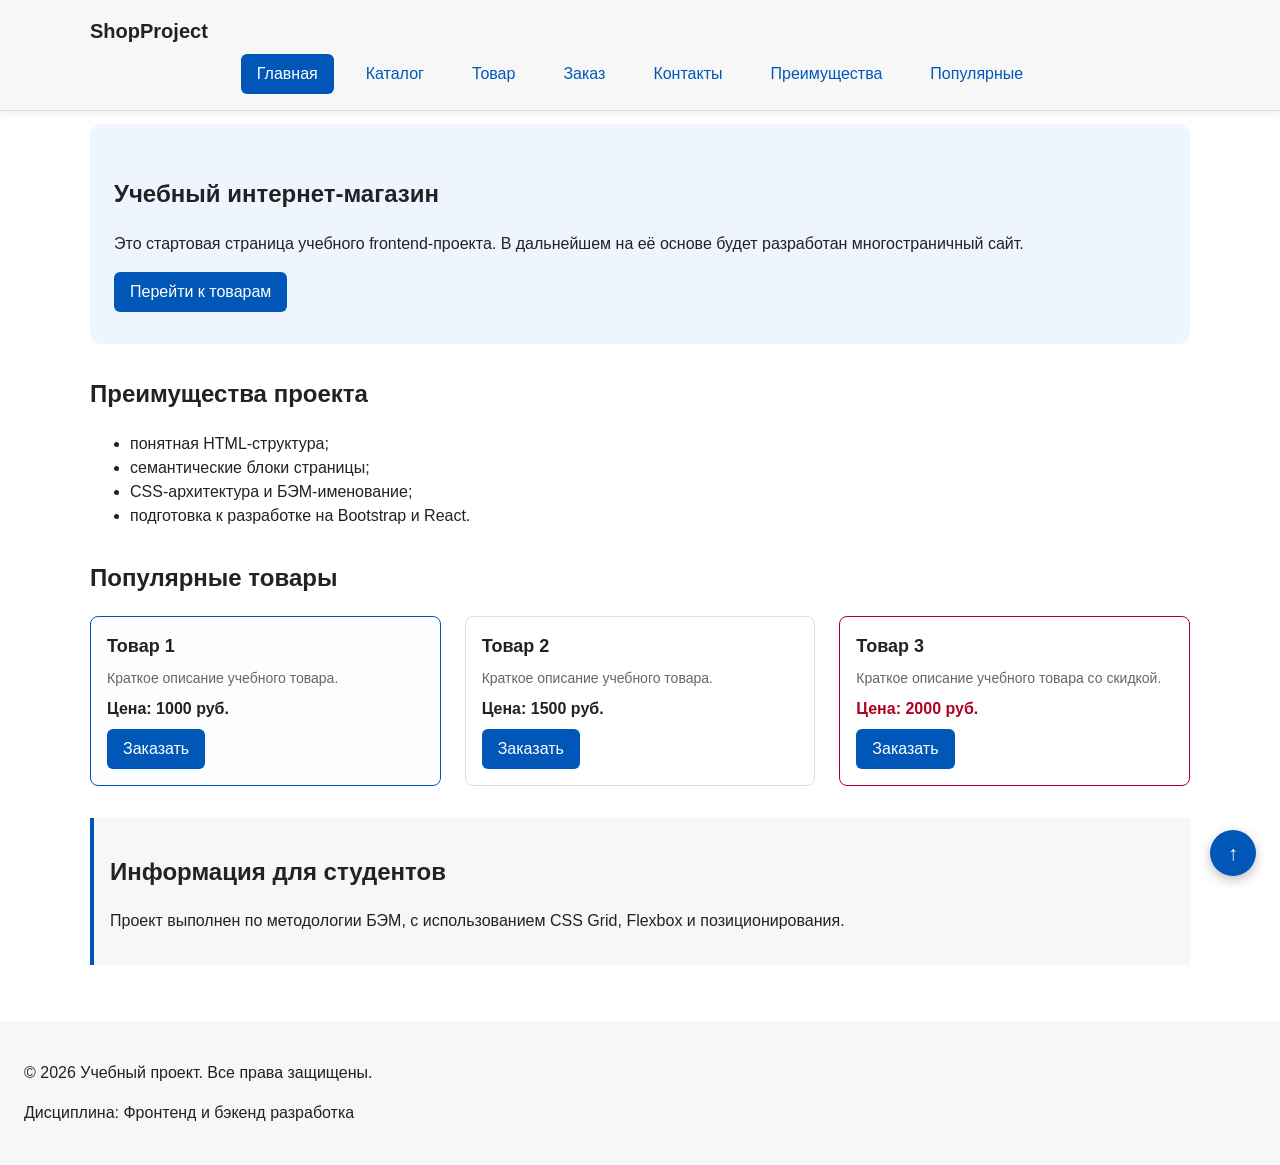
<file: index.html>
<!DOCTYPE html>
<html lang="ru">

<head>
    <meta charset="UTF-8">
    <meta name="viewport" content="width=device-width, initial-scale=1.0">
    <meta name="description" content="Главная страница учебного интернет-магазина.">
    <title>Учебный интернет-магазин</title>
    <link rel="stylesheet" href="css/style.css">
    <script src="js/main.js" defer></script>
</head>

<body id="top">
    <header class="site-header">
        <div class="site-header__inner">
            <a class="site-header__logo" href="index.html">ShopProject</a>
            <nav class="site-nav" aria-label="Основная навигация">
                <ul class="site-nav__list">
                    <li class="site-nav__item"><a class="site-nav__link site-nav__link--active"
                            href="index.html">Главная</a></li>
                    <li class="site-nav__item"><a class="site-nav__link" href="catalog.html">Каталог</a></li>
                    <li class="site-nav__item"><a class="site-nav__link" href="product.html">Товар</a></li>
                    <li class="site-nav__item"><a class="site-nav__link" href="order.html">Заказ</a></li>
                    <li class="site-nav__item"><a class="site-nav__link" href="contacts.html">Контакты</a></li>
                    <li class="site-nav__item"><a class="site-nav__link" href="index.html#advantages">Преимущества</a>
                    </li>
                    <li class="site-nav__item"><a class="site-nav__link" href="index.html#popular">Популярные</a></li>
                </ul>
            </nav>
        </div>
    </header>

    <main>
        <section class="hero">
            <h1>Учебный интернет-магазин</h1>
            <p>
                Это стартовая страница учебного frontend-проекта. В дальнейшем на её основе будет разработан
                многостраничный сайт.
            </p>
            <a class="button button--primary" href="#popular">Перейти к товарам</a>
        </section>

        <section class="section" id="advantages">
            <h2>Преимущества проекта</h2>
            <ul class="advantages-list">
                <li>понятная HTML-структура;</li>
                <li>семантические блоки страницы;</li>
                <li>CSS-архитектура и БЭМ-именование;</li>
                <li>подготовка к разработке на Bootstrap и React.</li>
            </ul>
        </section>

        <section class="section" id="popular">
            <h2>Популярные товары</h2>
            <div class="products-grid">
                <article class="product-card product-card--featured">
                    <span class="product-card__badge">Хит</span>
                    <h3 class="product-card__title">Товар 1</h3>
                    <p class="product-card__description">Краткое описание учебного товара.</p>
                    <p class="product-card__price">Цена: 1000 руб.</p>
                    <button class="button button--primary product-card__button" type="button" data-product="Товар 1">
                        Заказать
                    </button>
                </article>
                <article class="product-card">
                    <span class="product-card__badge">Новинка</span>
                    <h3 class="product-card__title">Товар 2</h3>
                    <p class="product-card__description">Краткое описание учебного товара.</p>
                    <p class="product-card__price">Цена: 1500 руб.</p>
                    <button class="button button--primary product-card__button" type="button" data-product="Товар 2">
                        Заказать
                    </button>
                </article>
                <article class="product-card product-card--discount">
                    <span class="product-card__badge">Скидка</span>
                    <h3 class="product-card__title">Товар 3</h3>
                    <p class="product-card__description">Краткое описание учебного товара со скидкой.</p>
                    <p class="product-card__price">Цена: 2000 руб.</p>
                    <button class="button button--primary product-card__button" type="button" data-product="Товар 3">
                        Заказать
                    </button>
                </article>
            </div>
        </section>

        <aside class="aside-info">
            <h2>Информация для студентов</h2>
            <p>
                Проект выполнен по методологии БЭМ, с использованием CSS Grid, Flexbox и позиционирования.
            </p>
        </aside>
    </main>

    <footer class="site-footer" id="contacts">
        <p>&copy; 2026 Учебный проект. Все права защищены.</p>
        <p>Дисциплина: Фронтенд и бэкенд разработка</p>
    </footer>

    <a class="scroll-top" href="#top" title="Наверх">↑</a>

    <dialog class="order-dialog" id="order-dialog" aria-labelledby="order-dialog-title">
        <h2 class="order-dialog__title" id="order-dialog-title">Оформление заявки</h2>
        <form class="order-form" id="order-form" action="#" method="post" novalidate>
            <input id="selected-product" name="selected-product" type="hidden">

            <div class="order-form__field">
                <label class="order-form__label" for="order-name">Имя</label>
                <input class="order-form__input" id="order-name" name="name" type="text" placeholder="Введите ваше имя"
                    minlength="2" autocomplete="given-name" required>
            </div>

            <div class="order-form__field">
                <label class="order-form__label" for="order-email">E-mail</label>
                <input class="order-form__input" id="order-email" name="email" type="email"
                    placeholder="example@mail.ru" autocomplete="email" required>
            </div>

            <div class="order-form__field">
                <label class="order-form__label" for="order-phone">Телефон</label>
                <input class="order-form__input" id="order-phone" name="phone" type="tel" inputmode="tel"
                    placeholder="+7 (900) 000-00-00" pattern="^\+7 \(\d{3}\) \d{3}-\d{2}-\d{2}$" required>
                <small class="order-form__hint">Формат: +7 (900) 000-00-00</small>
            </div>

            <div class="order-form__field">
                <label class="order-form__label" for="order-date">Дата связи</label>
                <input class="order-form__input" id="order-date" name="date" type="date">
            </div>

            <div class="order-form__field">
                <label class="order-form__label" for="order-topic">Тема заявки</label>
                <select class="order-form__select" id="order-topic" name="topic" required>
                    <option value="">Выберите тему</option>
                    <option value="product">Заказ товара</option>
                    <option value="consultation">Консультация</option>
                    <option value="delivery">Доставка</option>
                </select>
            </div>

            <div class="order-form__field">
                <label class="order-form__label" for="order-comment">Комментарий</label>
                <textarea class="order-form__textarea" id="order-comment" name="comment" rows="4"
                    placeholder="Укажите дополнительную информацию"></textarea>
            </div>

            <div class="order-form__field">
                <label>
                    <input class="order-form__input" id="order-agreement" name="agreement" type="checkbox" required>
                    Я согласен на обработку данных
                </label>
            </div>

            <div class="order-form__actions">
                <button class="button button--secondary" type="button" id="close-order-dialog">Закрыть</button>
                <button class="button button--primary" type="submit">Отправить заявку</button>
            </div>
        </form>
    </dialog>

    <p class="success-message" id="success-message" hidden>
        Форма успешно отправлена!
    </p>
</body>

</html>
</file>
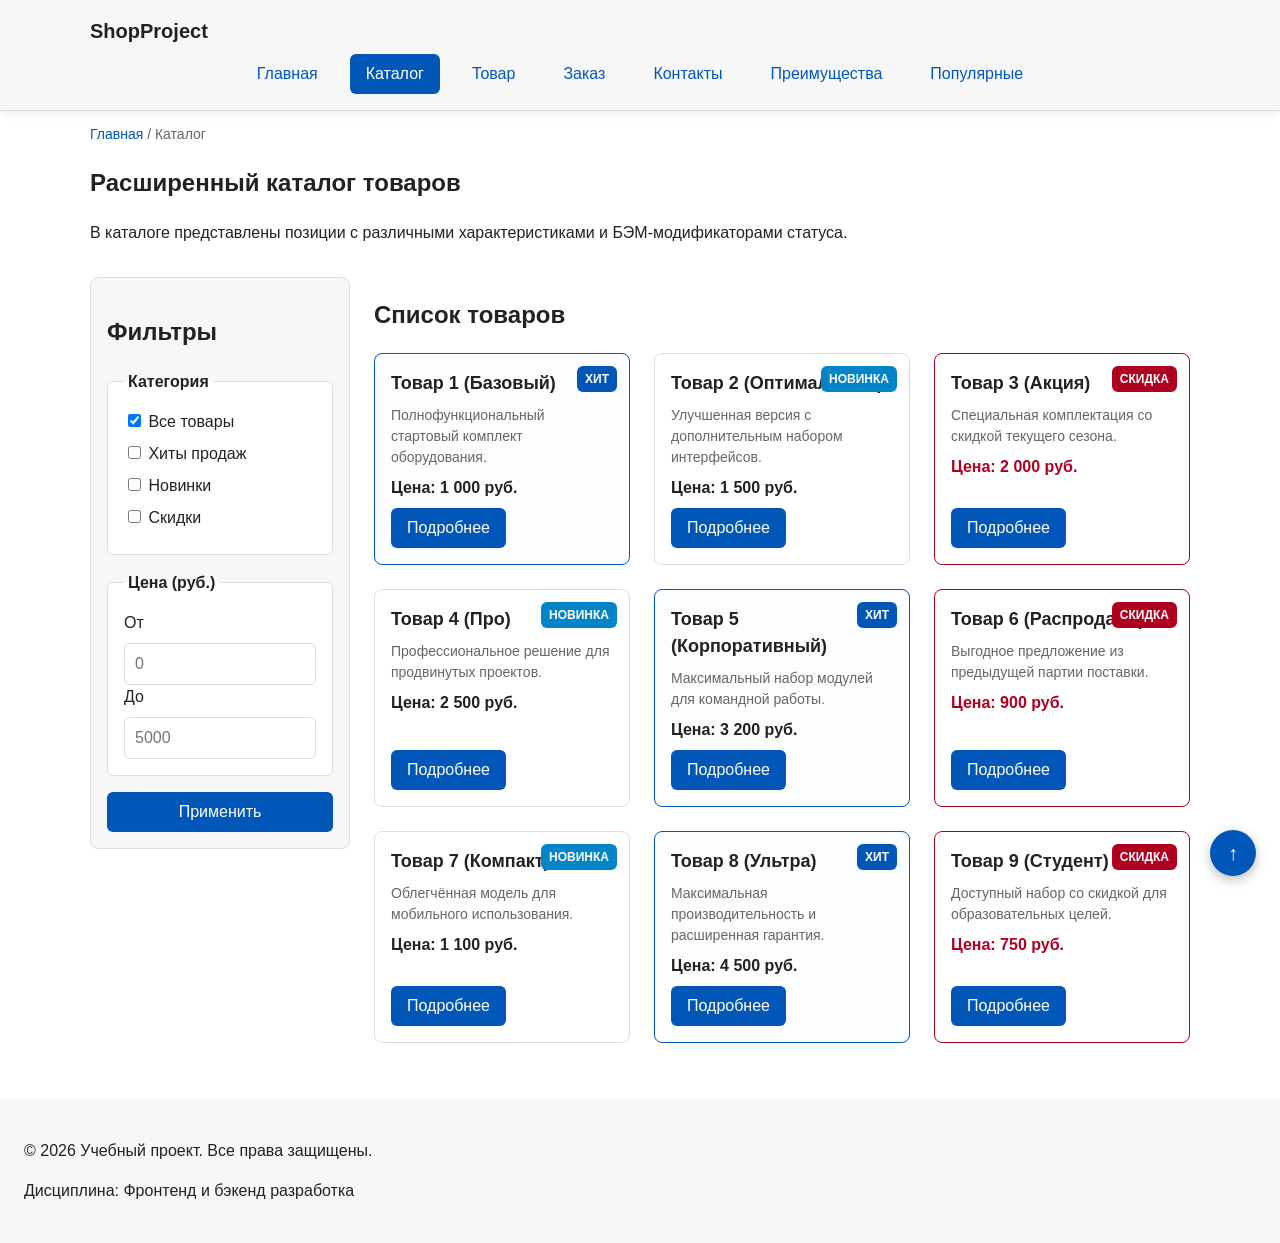
<file: catalog.html>
<!DOCTYPE html>
<html lang="ru">

<head>
    <meta charset="UTF-8">
    <meta name="viewport" content="width=device-width, initial-scale=1.0">
    <meta name="description" content="Каталог товаров учебного интернет-магазина.">
    <title>Каталог товаров — Учебный интернет-магазин</title>
    <link rel="stylesheet" href="css/style.css">
    <script src="js/main.js" defer></script>
</head>

<body id="top">
    <header class="site-header">
        <div class="site-header__inner">
            <a class="site-header__logo" href="index.html">ShopProject</a>
            <nav class="site-nav" aria-label="Основная навигация">
                <ul class="site-nav__list">
                    <li class="site-nav__item"><a class="site-nav__link" href="index.html">Главная</a></li>
                    <li class="site-nav__item"><a class="site-nav__link site-nav__link--active"
                            href="catalog.html">Каталог</a></li>
                    <li class="site-nav__item"><a class="site-nav__link" href="product.html">Товар</a></li>
                    <li class="site-nav__item"><a class="site-nav__link" href="order.html">Заказ</a></li>
                    <li class="site-nav__item"><a class="site-nav__link" href="contacts.html">Контакты</a></li>
                    <li class="site-nav__item"><a class="site-nav__link" href="index.html#advantages">Преимущества</a>
                    </li>
                    <li class="site-nav__item"><a class="site-nav__link" href="index.html#popular">Популярные</a></li>
                </ul>
            </nav>
        </div>
    </header>

    <main>
        <nav class="breadcrumbs" aria-label="Хлебные крошки">
            <a class="breadcrumbs__link" href="index.html">Главная</a>
            <span class="breadcrumbs__current">Каталог</span>
        </nav>

        <section class="section">
            <h1>Расширенный каталог товаров</h1>
            <p>В каталоге представлены позиции с различными характеристиками и БЭМ-модификаторами статуса.</p>
        </section>

        <section class="catalog-layout">
            <aside class="catalog-filters">
                <h2>Фильтры</h2>
                <form class="filters-form" action="#" method="get">
                    <fieldset>
                        <legend>Категория</legend>
                        <label><input type="checkbox" name="category" value="all" checked> Все товары</label>
                        <label><input type="checkbox" name="category" value="hit"> Хиты продаж</label>
                        <label><input type="checkbox" name="category" value="new"> Новинки</label>
                        <label><input type="checkbox" name="category" value="sale"> Скидки</label>
                    </fieldset>

                    <fieldset>
                        <legend>Цена (руб.)</legend>
                        <label for="price-from">От</label>
                        <input id="price-from" name="price-from" type="number" min="0" placeholder="0">
                        <label for="price-to">До</label>
                        <input id="price-to" name="price-to" type="number" min="0" placeholder="5000">
                    </fieldset>

                    <button class="button button--primary" type="submit">Применить</button>
                </form>
            </aside>

            <section class="catalog-products">
                <h2>Список товаров</h2>
                <div class="products-grid">
                    <!-- Товар 1 -->
                    <article class="product-card product-card--featured">
                        <span class="product-card__badge product-card__badge--hit">Хит</span>
                        <h3 class="product-card__title">Товар 1 (Базовый)</h3>
                        <p class="product-card__description">Полнофункциональный стартовый комплект оборудования.</p>
                        <p class="product-card__price">Цена: 1 000 руб.</p>
                        <a class="button button--primary product-card__button" href="product.html">Подробнее</a>
                    </article>

                    <!-- Товар 2 -->
                    <article class="product-card">
                        <span class="product-card__badge product-card__badge--new">Новинка</span>
                        <h3 class="product-card__title">Товар 2 (Оптимальный)</h3>
                        <p class="product-card__description">Улучшенная версия с дополнительным набором интерфейсов.</p>
                        <p class="product-card__price">Цена: 1 500 руб.</p>
                        <a class="button button--primary product-card__button" href="product.html">Подробнее</a>
                    </article>

                    <!-- Товар 3 -->
                    <article class="product-card product-card--discount">
                        <span class="product-card__badge product-card__badge--discount">Скидка</span>
                        <h3 class="product-card__title">Товар 3 (Акция)</h3>
                        <p class="product-card__description">Специальная комплектация со скидкой текущего сезона.</p>
                        <p class="product-card__price">Цена: 2 000 руб.</p>
                        <a class="button button--primary product-card__button" href="product.html">Подробнее</a>
                    </article>

                    <!-- Товар 4 -->
                    <article class="product-card">
                        <span class="product-card__badge product-card__badge--new">Новинка</span>
                        <h3 class="product-card__title">Товар 4 (Про)</h3>
                        <p class="product-card__description">Профессиональное решение для продвинутых проектов.</p>
                        <p class="product-card__price">Цена: 2 500 руб.</p>
                        <a class="button button--primary product-card__button" href="product.html">Подробнее</a>
                    </article>

                    <!-- Товар 5 -->
                    <article class="product-card product-card--featured">
                        <span class="product-card__badge product-card__badge--hit">Хит</span>
                        <h3 class="product-card__title">Товар 5 (Корпоративный)</h3>
                        <p class="product-card__description">Максимальный набор модулей для командной работы.</p>
                        <p class="product-card__price">Цена: 3 200 руб.</p>
                        <a class="button button--primary product-card__button" href="product.html">Подробнее</a>
                    </article>

                    <!-- Товар 6 -->
                    <article class="product-card product-card--discount">
                        <span class="product-card__badge product-card__badge--discount">Скидка</span>
                        <h3 class="product-card__title">Товар 6 (Распродажа)</h3>
                        <p class="product-card__description">Выгодное предложение из предыдущей партии поставки.</p>
                        <p class="product-card__price">Цена: 900 руб.</p>
                        <a class="button button--primary product-card__button" href="product.html">Подробнее</a>
                    </article>

                    <!-- Товар 7 -->
                    <article class="product-card">
                        <span class="product-card__badge product-card__badge--new">Новинка</span>
                        <h3 class="product-card__title">Товар 7 (Компакт)</h3>
                        <p class="product-card__description">Облегчённая модель для мобильного использования.</p>
                        <p class="product-card__price">Цена: 1 100 руб.</p>
                        <a class="button button--primary product-card__button" href="product.html">Подробнее</a>
                    </article>

                    <!-- Товар 8 -->
                    <article class="product-card product-card--featured">
                        <span class="product-card__badge product-card__badge--hit">Хит</span>
                        <h3 class="product-card__title">Товар 8 (Ультра)</h3>
                        <p class="product-card__description">Максимальная производительность и расширенная гарантия.</p>
                        <p class="product-card__price">Цена: 4 500 руб.</p>
                        <a class="button button--primary product-card__button" href="product.html">Подробнее</a>
                    </article>

                    <!-- Товар 9 -->
                    <article class="product-card product-card--discount">
                        <span class="product-card__badge product-card__badge--discount">Скидка</span>
                        <h3 class="product-card__title">Товар 9 (Студент)</h3>
                        <p class="product-card__description">Доступный набор со скидкой для образовательных целей.</p>
                        <p class="product-card__price">Цена: 750 руб.</p>
                        <a class="button button--primary product-card__button" href="product.html">Подробнее</a>
                    </article>
                </div>
            </section>
        </section>
    </main>

    <footer class="site-footer">
        <p>&copy; 2026 Учебный проект. Все права защищены.</p>
        <p>Дисциплина: Фронтенд и бэкенд разработка</p>
    </footer>

    <a class="scroll-top" href="#top" title="Наверх">↑</a>
</body>

</html>
</file>
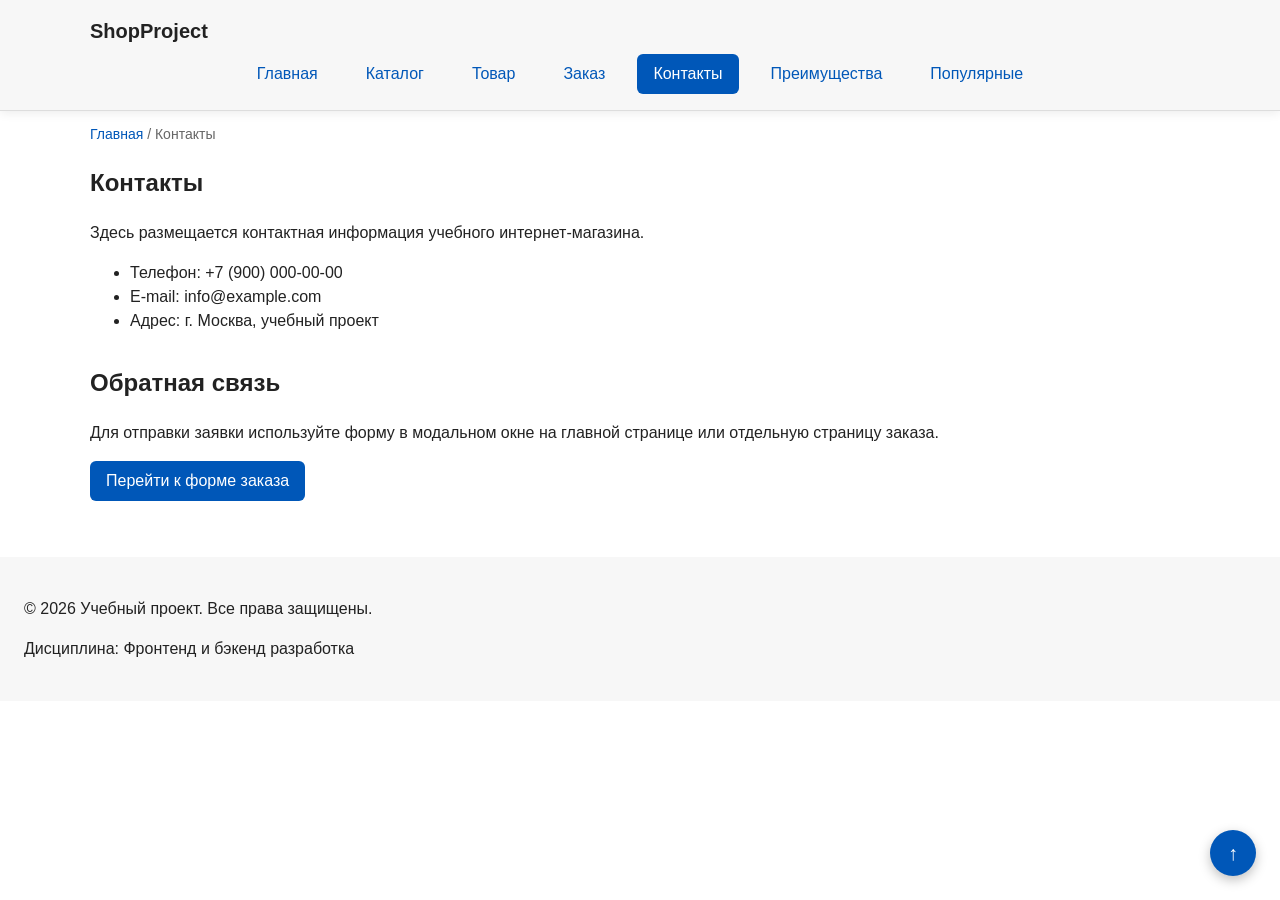
<file: contacts.html>
<!DOCTYPE html>
<html lang="ru">

<head>
    <meta charset="UTF-8">
    <meta name="viewport" content="width=device-width, initial-scale=1.0">
    <meta name="description" content="Контактная информация учебного интернет-магазина.">
    <title>Контакты — Учебный интернет-магазин</title>
    <link rel="stylesheet" href="css/style.css">
</head>

<body id="top">
    <header class="site-header">
        <div class="site-header__inner">
            <a class="site-header__logo" href="index.html">ShopProject</a>
            <nav class="site-nav" aria-label="Основная навигация">
                <ul class="site-nav__list">
                    <li class="site-nav__item"><a class="site-nav__link" href="index.html">Главная</a></li>
                    <li class="site-nav__item"><a class="site-nav__link" href="catalog.html">Каталог</a></li>
                    <li class="site-nav__item"><a class="site-nav__link" href="product.html">Товар</a></li>
                    <li class="site-nav__item"><a class="site-nav__link" href="order.html">Заказ</a></li>
                    <li class="site-nav__item"><a class="site-nav__link site-nav__link--active"
                            href="contacts.html">Контакты</a></li>
                    <li class="site-nav__item"><a class="site-nav__link" href="index.html#advantages">Преимущества</a>
                    </li>
                    <li class="site-nav__item"><a class="site-nav__link" href="index.html#popular">Популярные</a></li>
                </ul>
            </nav>
        </div>
    </header>

    <main>
        <nav class="breadcrumbs" aria-label="Хлебные крошки">
            <a class="breadcrumbs__link" href="index.html">Главная</a>
            <span class="breadcrumbs__current">Контакты</span>
        </nav>

        <section class="section">
            <h1>Контакты</h1>
            <p>Здесь размещается контактная информация учебного интернет-магазина.</p>
            <ul>
                <li>Телефон: +7 (900) 000-00-00</li>
                <li>E-mail: info@example.com</li>
                <li>Адрес: г. Москва, учебный проект</li>
            </ul>
        </section>

        <section class="section" id="feedback">
            <h2>Обратная связь</h2>
            <p>Для отправки заявки используйте форму в модальном окне на главной странице или отдельную страницу заказа.
            </p>
            <a class="button button--primary" href="order.html">Перейти к форме заказа</a>
        </section>
    </main>

    <footer class="site-footer">
        <p>&copy; 2026 Учебный проект. Все права защищены.</p>
        <p>Дисциплина: Фронтенд и бэкенд разработка</p>
    </footer>

    <a class="scroll-top" href="#top" title="Наверх">↑</a>
</body>

</html>
</file>
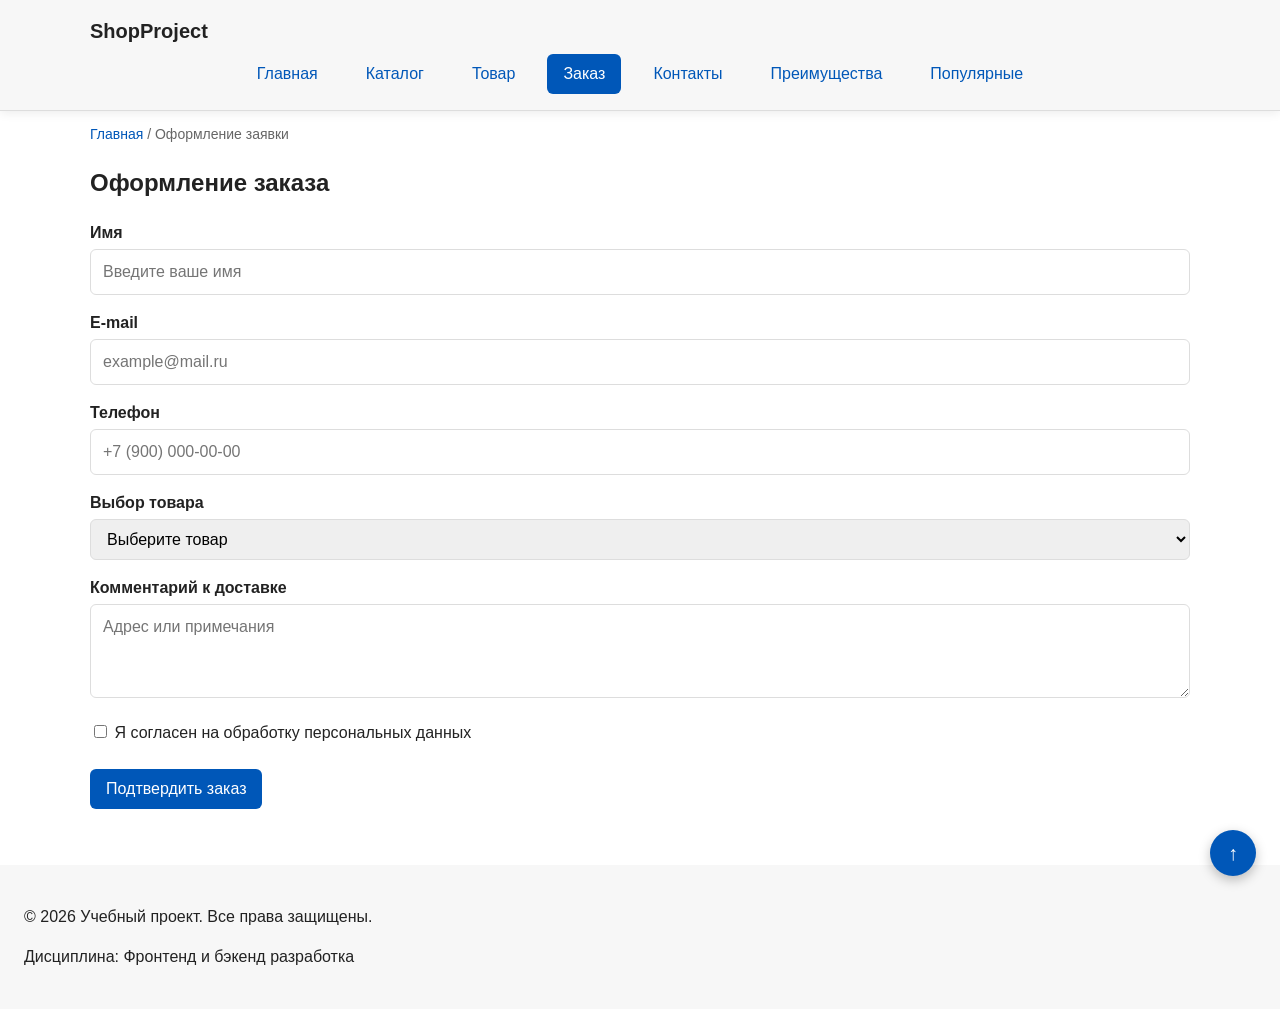
<file: order.html>
<!DOCTYPE html>
<html lang="ru">

<head>
    <meta charset="UTF-8">
    <meta name="viewport" content="width=device-width, initial-scale=1.0">
    <meta name="description" content="Оформление заказа в интернет-магазине.">
    <title>Оформление заказа — Учебный интернет-магазин</title>
    <link rel="stylesheet" href="css/style.css">
    <script src="js/main.js" defer></script>
</head>

<body id="top">
    <header class="site-header">
        <div class="site-header__inner">
            <a class="site-header__logo" href="index.html">ShopProject</a>
            <nav class="site-nav" aria-label="Основная навигация">
                <ul class="site-nav__list">
                    <li class="site-nav__item"><a class="site-nav__link" href="index.html">Главная</a></li>
                    <li class="site-nav__item"><a class="site-nav__link" href="catalog.html">Каталог</a></li>
                    <li class="site-nav__item"><a class="site-nav__link" href="product.html">Товар</a></li>
                    <li class="site-nav__item"><a class="site-nav__link site-nav__link--active"
                            href="order.html">Заказ</a></li>
                    <li class="site-nav__item"><a class="site-nav__link" href="contacts.html">Контакты</a></li>
                    <li class="site-nav__item"><a class="site-nav__link" href="index.html#advantages">Преимущества</a>
                    </li>
                    <li class="site-nav__item"><a class="site-nav__link" href="index.html#popular">Популярные</a></li>
                </ul>
            </nav>
        </div>
    </header>

    <main>
        <nav class="breadcrumbs" aria-label="Хлебные крошки">
            <a class="breadcrumbs__link" href="index.html">Главная</a>
            <span class="breadcrumbs__current">Оформление заявки</span>
        </nav>

        <section class="section">
            <h1>Оформление заказа</h1>
            <form class="order-form" id="page-order-form" action="#" method="post">
                <div class="order-form__field">
                    <label class="order-form__label" for="page-name">Имя</label>
                    <input class="order-form__input" id="page-name" name="name" type="text"
                        placeholder="Введите ваше имя" required minlength="2">
                </div>

                <div class="order-form__field">
                    <label class="order-form__label" for="page-email">E-mail</label>
                    <input class="order-form__input" id="page-email" name="email" type="email"
                        placeholder="example@mail.ru" required>
                </div>

                <div class="order-form__field">
                    <label class="order-form__label" for="page-phone">Телефон</label>
                    <input class="order-form__input" id="page-phone" name="phone" type="tel"
                        placeholder="+7 (900) 000-00-00" required>
                </div>

                <div class="order-form__field">
                    <label class="order-form__label" for="page-topic">Выбор товара</label>
                    <select class="order-form__select" id="page-topic" name="topic" required>
                        <option value="">Выберите товар</option>
                        <option value="1">Товар 1 (1000 руб.)</option>
                        <option value="2">Товар 2 (1500 руб.)</option>
                        <option value="3">Товар 3 (2000 руб.)</option>
                    </select>
                </div>

                <div class="order-form__field">
                    <label class="order-form__label" for="page-comment">Комментарий к доставке</label>
                    <textarea class="order-form__textarea" id="page-comment" name="comment" rows="3"
                        placeholder="Адрес или примечания"></textarea>
                </div>

                <div class="order-form__field">
                    <label>
                        <input class="order-form__input" type="checkbox" name="agreement" required>
                        Я согласен на обработку персональных данных
                    </label>
                </div>

                <div class="order-form__actions">
                    <button class="button button--primary" type="submit">Подтвердить заказ</button>
                </div>
            </form>
        </section>
    </main>

    <footer class="site-footer">
        <p>&copy; 2026 Учебный проект. Все права защищены.</p>
        <p>Дисциплина: Фронтенд и бэкенд разработка</p>
    </footer>

    <a class="scroll-top" href="#top" title="Наверх">↑</a>
</body>

</html>
</file>
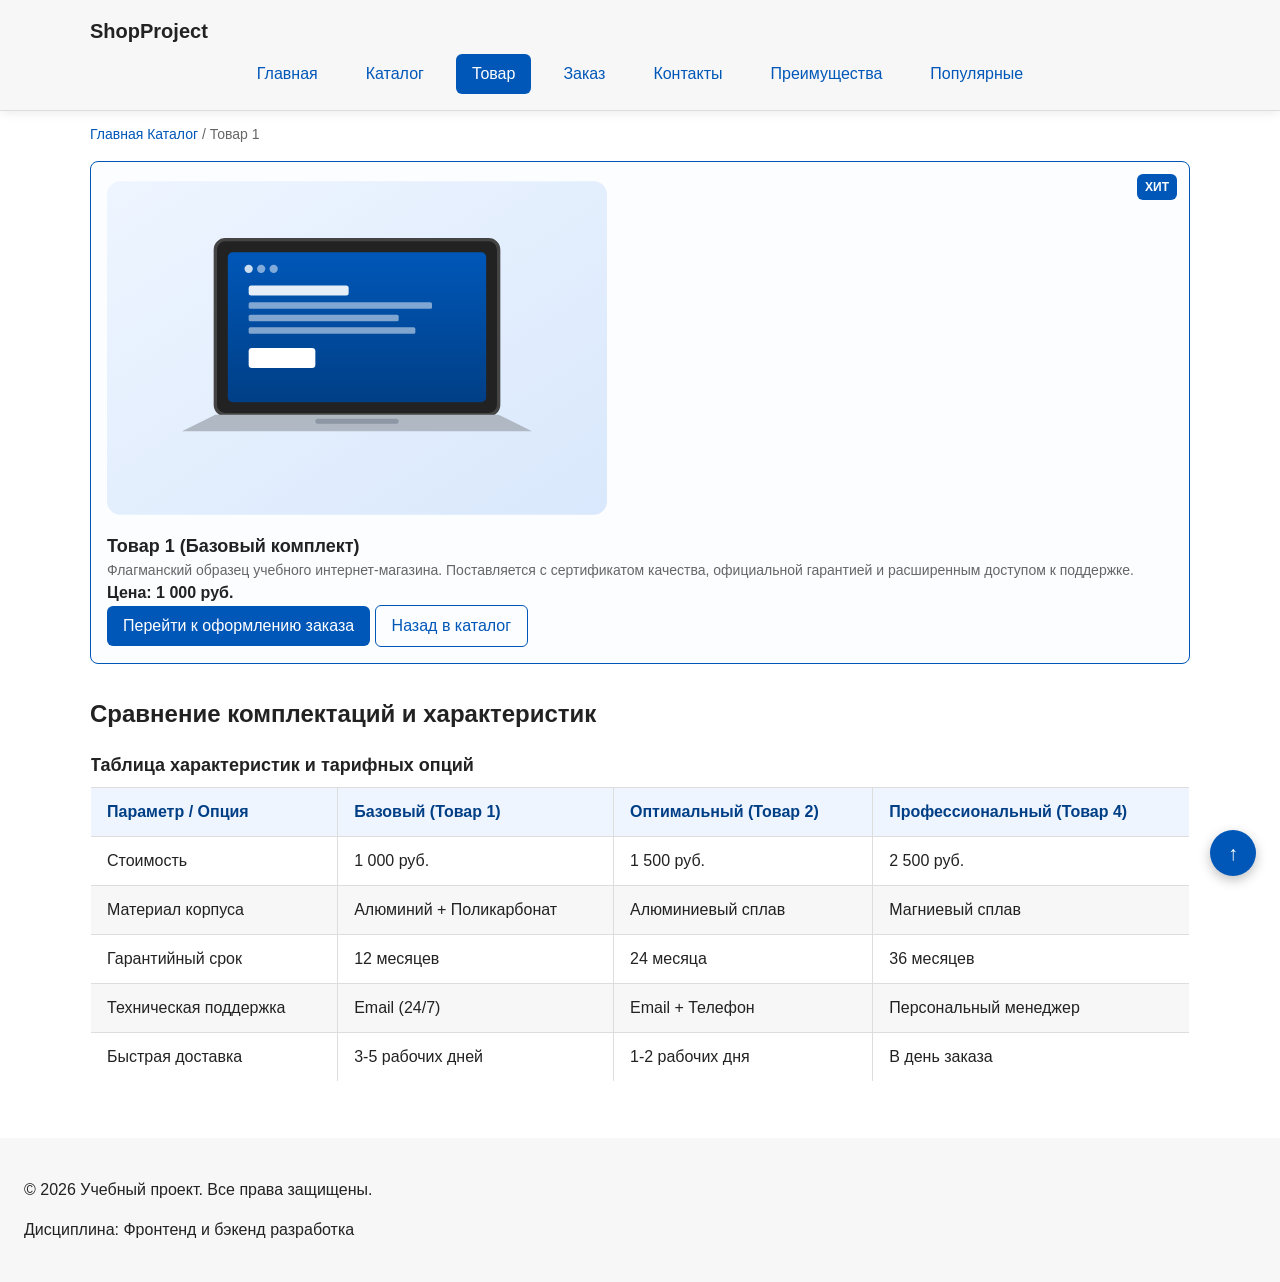
<file: product.html>
<!DOCTYPE html>
<html lang="ru">

<head>
    <meta charset="UTF-8">
    <meta name="viewport" content="width=device-width, initial-scale=1.0">
    <meta name="description" content="Карточка товара учебного интернет-магазина.">
    <title>Товар 1 — Учебный интернет-магазин</title>
    <link rel="stylesheet" href="css/style.css">
    <script src="js/main.js" defer></script>
</head>

<body id="top">
    <header class="site-header">
        <div class="site-header__inner">
            <a class="site-header__logo" href="index.html">ShopProject</a>
            <nav class="site-nav" aria-label="Основная навигация">
                <ul class="site-nav__list">
                    <li class="site-nav__item"><a class="site-nav__link" href="index.html">Главная</a></li>
                    <li class="site-nav__item"><a class="site-nav__link" href="catalog.html">Каталог</a></li>
                    <li class="site-nav__item"><a class="site-nav__link site-nav__link--active"
                            href="product.html">Товар</a></li>
                    <li class="site-nav__item"><a class="site-nav__link" href="order.html">Заказ</a></li>
                    <li class="site-nav__item"><a class="site-nav__link" href="contacts.html">Контакты</a></li>
                    <li class="site-nav__item"><a class="site-nav__link" href="index.html#advantages">Преимущества</a>
                    </li>
                    <li class="site-nav__item"><a class="site-nav__link" href="index.html#popular">Популярные</a></li>
                </ul>
            </nav>
        </div>
    </header>

    <main>
        <nav class="breadcrumbs" aria-label="Хлебные крошки">
            <a class="breadcrumbs__link" href="index.html">Главная</a>
            <a class="breadcrumbs__link" href="catalog.html">Каталог</a>
            <span class="breadcrumbs__current">Товар 1</span>
        </nav>

        <section class="section">
            <article class="product-card product-card--detailed product-card--featured">
                <span class="product-card__badge product-card__badge--hit">Хит</span>

                <div class="product-card__gallery">
                    <img class="product-card__image" src="images/product-1.svg" alt="Изображение товара 1" width="500"
                        height="340">
                </div>

                <div class="product-card__info">
                    <h1 class="product-card__title">Товар 1 (Базовый комплект)</h1>
                    <p class="product-card__description">
                        Флагманский образец учебного интернет-магазина. Поставляется с сертификатом качества,
                        официальной гарантией и расширенным доступом к поддержке.
                    </p>
                    <p class="product-card__price">Цена: 1 000 руб.</p>
                    <div class="product-card__actions">
                        <a class="button button--primary" href="order.html">Перейти к оформлению заказа</a>
                        <a class="button button--secondary" href="catalog.html">Назад в каталог</a>
                    </div>
                </div>
            </article>
        </section>

        <section class="section">
            <h2>Сравнение комплектаций и характеристик</h2>
            <table class="product-table">
                <caption>Таблица характеристик и тарифных опций</caption>
                <thead>
                    <tr>
                        <th>Параметр / Опция</th>
                        <th>Базовый (Товар 1)</th>
                        <th>Оптимальный (Товар 2)</th>
                        <th>Профессиональный (Товар 4)</th>
                    </tr>
                </thead>
                <tbody>
                    <tr>
                        <td>Стоимость</td>
                        <td>1 000 руб.</td>
                        <td>1 500 руб.</td>
                        <td>2 500 руб.</td>
                    </tr>
                    <tr>
                        <td>Материал корпуса</td>
                        <td>Алюминий + Поликарбонат</td>
                        <td>Алюминиевый сплав</td>
                        <td>Магниевый сплав</td>
                    </tr>
                    <tr>
                        <td>Гарантийный срок</td>
                        <td>12 месяцев</td>
                        <td>24 месяца</td>
                        <td>36 месяцев</td>
                    </tr>
                    <tr>
                        <td>Техническая поддержка</td>
                        <td>Email (24/7)</td>
                        <td>Email + Телефон</td>
                        <td>Персональный менеджер</td>
                    </tr>
                    <tr>
                        <td>Быстрая доставка</td>
                        <td>3-5 рабочих дней</td>
                        <td>1-2 рабочих дня</td>
                        <td>В день заказа</td>
                    </tr>
                </tbody>
            </table>
        </section>
    </main>

    <footer class="site-footer">
        <p>&copy; 2026 Учебный проект. Все права защищены.</p>
        <p>Дисциплина: Фронтенд и бэкенд разработка</p>
    </footer>

    <a class="scroll-top" href="#top" title="Наверх">↑</a>
</body>

</html>
</file>
<file: css/style.css>
/* ===============================
   1. Переменные проекта
   =============================== */
:root {
    --color-bg: #ffffff;
    --color-text: #222222;
    --color-muted: #666666;
    --color-primary: #0057b8;
    --color-primary-dark: #003f86;
    --color-border: #dddddd;
    --color-surface: #f7f7f7;
    --color-surface-accent: #eef5ff;
    --color-danger: #b00020;
    --color-success: #168a2f;
    --color-success-bg: #eefaf0;
    --color-white: #ffffff;
    --color-badge-new: #0284c7;

    --space-xs: 4px;
    --space-sm: 8px;
    --space-md: 16px;
    --space-lg: 24px;
    --space-xl: 32px;

    --radius-sm: 6px;
    --radius-md: 8px;
    --radius-lg: 12px;

    --container-width: 1100px;
}

/* ===============================
   2. Базовые стили
   =============================== */
* {
    box-sizing: border-box;
}

html {
    scroll-behavior: smooth;
}

body {
    margin: 0;
    padding-top: 100px;
    /* Отступ под фиксированную шапку меню */
    font-family: Arial, sans-serif;
    line-height: 1.5;
    color: var(--color-text);
    background-color: var(--color-bg);
}

main,
footer {
    padding: var(--space-lg);
}

/* Фиксированная кнопка «Наверх» (position: fixed) */
.scroll-top {
    position: fixed;
    bottom: 24px;
    right: 24px;
    z-index: 999;
    display: flex;
    align-items: center;
    justify-content: center;
    width: 46px;
    height: 46px;
    background-color: var(--color-primary);
    color: var(--color-white);
    text-decoration: none;
    border-radius: 50%;
    box-shadow: 0 4px 12px rgba(0, 0, 0, 0.25);
    font-size: 20px;
    font-weight: bold;
    transition: transform 0.2s ease, background-color 0.2s ease;
}

.scroll-top:hover {
    background-color: var(--color-primary-dark);
    transform: translateY(-3px);
}

.scroll-top:active {
    transform: translateY(0);
}

/* ===============================
   3. Блок кнопки (button) с состояниями
   =============================== */
.button {
    display: inline-block;
    padding: var(--space-sm) var(--space-md);
    border: none;
    border-radius: var(--radius-sm);
    font: inherit;
    text-decoration: none;
    cursor: pointer;
    transition: background-color 0.2s ease, transform 0.1s ease, box-shadow 0.2s ease;
}

.button--primary {
    color: var(--color-white);
    background-color: var(--color-primary);
}

.button--primary:hover {
    background-color: var(--color-primary-dark);
    box-shadow: 0 2px 6px rgba(0, 87, 184, 0.3);
}

.button--primary:active {
    transform: scale(0.97);
}

.button--secondary {
    color: var(--color-primary);
    background-color: transparent;
    border: 1px solid var(--color-primary);
}

.button--secondary:hover {
    color: var(--color-white);
    background-color: var(--color-primary);
}

.button--secondary:active {
    transform: scale(0.97);
}

.button:focus-visible {
    outline: 2px solid var(--color-primary);
    outline-offset: 3px;
}

.button:disabled,
.button--disabled {
    opacity: 0.6;
    cursor: not-allowed;
    pointer-events: none;
}

/* ===============================
   4. Шапка и навигация (ЖЁСТКО ЗАФИКСИРОВАНА ПОВЕРХ ВСЕГО)
   =============================== */
.site-header {
    position: fixed;
    top: 0;
    left: 0;
    width: 100%;
    z-index: 1000;
    padding: var(--space-md) var(--space-lg);
    background-color: var(--color-surface);
    border-bottom: 1px solid var(--color-border);
    box-shadow: 0 2px 10px rgba(0, 0, 0, 0.08);
}

.site-header__inner {
    max-width: var(--container-width);
    margin: 0 auto;
}

.site-header__logo {
    font-weight: 700;
    color: var(--color-text);
    text-decoration: none;
    font-size: 20px;
}

.site-nav__list {
    display: flex;
    flex-wrap: wrap;
    justify-content: center;
    align-items: center;
    gap: var(--space-md);
    padding: 0;
    margin: var(--space-sm) 0 0;
    list-style: none;
}

.site-nav__link {
    display: inline-block;
    padding: var(--space-sm) var(--space-md);
    color: var(--color-primary);
    text-decoration: none;
    border-radius: var(--radius-sm);
    transition: background-color 0.2s ease, color 0.2s ease;
}

.site-nav__link:hover {
    color: var(--color-white);
    background-color: var(--color-primary);
}

.site-nav__link:focus-visible {
    outline: 2px solid var(--color-primary);
    outline-offset: 3px;
}

.site-nav__link--active {
    color: var(--color-white);
    background-color: var(--color-primary);
}

/* ===============================
   5. Хлебные крошки (breadcrumbs)
   =============================== */
.breadcrumbs {
    max-width: var(--container-width);
    margin: 0 auto var(--space-md);
    font-size: 14px;
    color: var(--color-muted);
}

.breadcrumbs__link {
    color: var(--color-primary);
    text-decoration: none;
}

.breadcrumbs__link:hover {
    text-decoration: underline;
}

.breadcrumbs__current::before {
    content: " / ";
    color: var(--color-muted);
}

/* ===============================
   6. Секции, hero и сетка товаров
   =============================== */
.hero {
    max-width: var(--container-width);
    margin: 0 auto var(--space-xl);
    padding: var(--space-xl) var(--space-lg);
    background-color: var(--color-surface-accent);
    border-radius: var(--radius-lg);
}

.section {
    max-width: var(--container-width);
    margin: 0 auto var(--space-xl);
}

.section h2 {
    margin-top: 0;
}

:target {
    outline: 2px dashed var(--color-primary);
    outline-offset: 4px;
}

.products-grid {
    display: grid;
    grid-template-columns: repeat(3, 1fr);
    gap: var(--space-lg);
}

/* ===============================
   7. Карточка товара (product-card)
   =============================== */
.product-card {
    position: relative;
    display: flex;
    flex-direction: column;
    gap: var(--space-sm);
    padding: var(--space-md);
    border: 1px solid var(--color-border);
    border-radius: var(--radius-md);
    background-color: var(--color-bg);
    transition: transform 0.25s ease, box-shadow 0.25s ease, border-color 0.25s ease;
}

.product-card:hover {
    transform: translateY(-4px);
    box-shadow: 0 8px 16px rgba(0, 0, 0, 0.1);
    border-color: var(--color-primary);
}

.product-card--featured {
    border-color: var(--color-primary);
    background-color: #fbfdff;
}

.product-card--discount {
    border-color: var(--color-danger);
}

.product-card__badge {
    position: absolute;
    top: 12px;
    right: 12px;
    padding: 4px 8px;
    font-size: 12px;
    font-weight: 700;
    color: var(--color-white);
    border-radius: var(--radius-sm);
    text-transform: uppercase;
}

.product-card__badge--hit {
    background-color: var(--color-primary);
}

.product-card__badge--new {
    background-color: var(--color-badge-new);
}

.product-card__badge--discount {
    background-color: var(--color-danger);
}

.product-card__title {
    margin: 0;
    color: var(--color-text);
    font-size: 18px;
}

.product-card__description {
    margin: 0;
    color: var(--color-muted);
    font-size: 14px;
}

.product-card__price {
    margin: 0;
    font-weight: 700;
    font-size: 16px;
}

.product-card--discount .product-card__price {
    color: var(--color-danger);
}

.product-card__button {
    margin-top: auto;
    align-self: flex-start;
}

.aside-info {
    max-width: var(--container-width);
    margin: 0 auto var(--space-xl);
    padding: var(--space-md);
    border-left: 4px solid var(--color-primary);
    background-color: var(--color-surface);
}

/* ===============================
   8. Каталог и sticky-фильтры
   =============================== */
.catalog-layout {
    max-width: var(--container-width);
    margin: 0 auto var(--space-xl);
    display: grid;
    grid-template-columns: 260px 1fr;
    grid-template-areas: "filters products";
    gap: var(--space-lg);
    align-items: start;
}

.catalog-filters {
    grid-area: filters;
    position: sticky;
    top: 110px;
    /* Отступ ниже прибитой шапки */
    padding: var(--space-md);
    border: 1px solid var(--color-border);
    border-radius: var(--radius-md);
    background-color: var(--color-surface);
}

.catalog-products {
    grid-area: products;
}

.filters-form {
    display: grid;
    gap: var(--space-md);
}

.filters-form fieldset {
    margin: 0;
    padding: var(--space-md);
    border: 1px solid var(--color-border);
    border-radius: var(--radius-sm);
    background-color: var(--color-bg);
}

.filters-form legend {
    font-weight: 700;
    padding: 0 4px;
}

.filters-form label {
    display: block;
    margin-bottom: var(--space-sm);
    cursor: pointer;
}

.filters-form input[type="number"] {
    width: 100%;
    padding: 8px 10px;
    border: 1px solid var(--color-border);
    border-radius: var(--radius-sm);
    font: inherit;
}

/* ===============================
   9. Таблица характеристик (product-table)
   =============================== */
.product-table {
    width: 100%;
    max-width: var(--container-width);
    margin: var(--space-md) auto;
    border-collapse: collapse;
    background-color: var(--color-bg);
    border: 1px solid var(--color-border);
    border-radius: var(--radius-md);
    overflow: hidden;
}

.product-table caption {
    caption-side: top;
    font-weight: 700;
    font-size: 18px;
    margin-bottom: var(--space-sm);
    text-align: left;
    color: var(--color-text);
}

.product-table th,
.product-table td {
    padding: 12px 16px;
    border: 1px solid var(--color-border);
    text-align: left;
}

.product-table th {
    background-color: var(--color-surface-accent);
    color: var(--color-primary-dark);
    font-weight: 700;
}

.product-table tr:nth-child(even) {
    background-color: var(--color-surface);
}

.product-table tr:hover {
    background-color: #f0f7ff;
}

/* ===============================
   10. Форма и модальное окно (order-form, order-dialog)
   =============================== */
.order-dialog {
    width: min(100% - 32px, 560px);
    padding: var(--space-lg);
    border: none;
    border-radius: var(--radius-lg);
}

.order-dialog::backdrop {
    background-color: rgba(0, 0, 0, 0.5);
}

.order-dialog__title {
    margin-top: 0;
}

.order-form__field {
    margin-bottom: var(--space-md);
}

.order-form__label {
    display: block;
    margin-bottom: var(--space-xs);
    font-weight: 600;
}

.order-form__input,
.order-form__select,
.order-form__textarea {
    width: 100%;
    padding: 10px 12px;
    border: 1px solid var(--color-border);
    border-radius: var(--radius-sm);
    font: inherit;
}

.order-form__input[type="checkbox"] {
    width: auto;
    cursor: pointer;
}

.order-form__hint {
    display: block;
    margin-top: var(--space-xs);
    color: var(--color-muted);
}

.order-form__input:hover,
.order-form__select:hover,
.order-form__textarea:hover {
    border-color: var(--color-primary);
}

.order-form__input:focus-visible,
.order-form__select:focus-visible,
.order-form__textarea:focus-visible {
    outline: 2px solid var(--color-primary);
    outline-offset: 3px;
}

[aria-invalid="true"] {
    border-color: var(--color-danger);
}

.order-form__actions {
    display: flex;
    gap: var(--space-md);
    margin-top: var(--space-lg);
}

.success-message {
    max-width: var(--container-width);
    margin: var(--space-lg) auto;
    padding: var(--space-md);
    border-left: 4px solid var(--color-success);
    background-color: var(--color-success-bg);
}

.site-footer {
    background-color: var(--color-surface);
}
</file>
